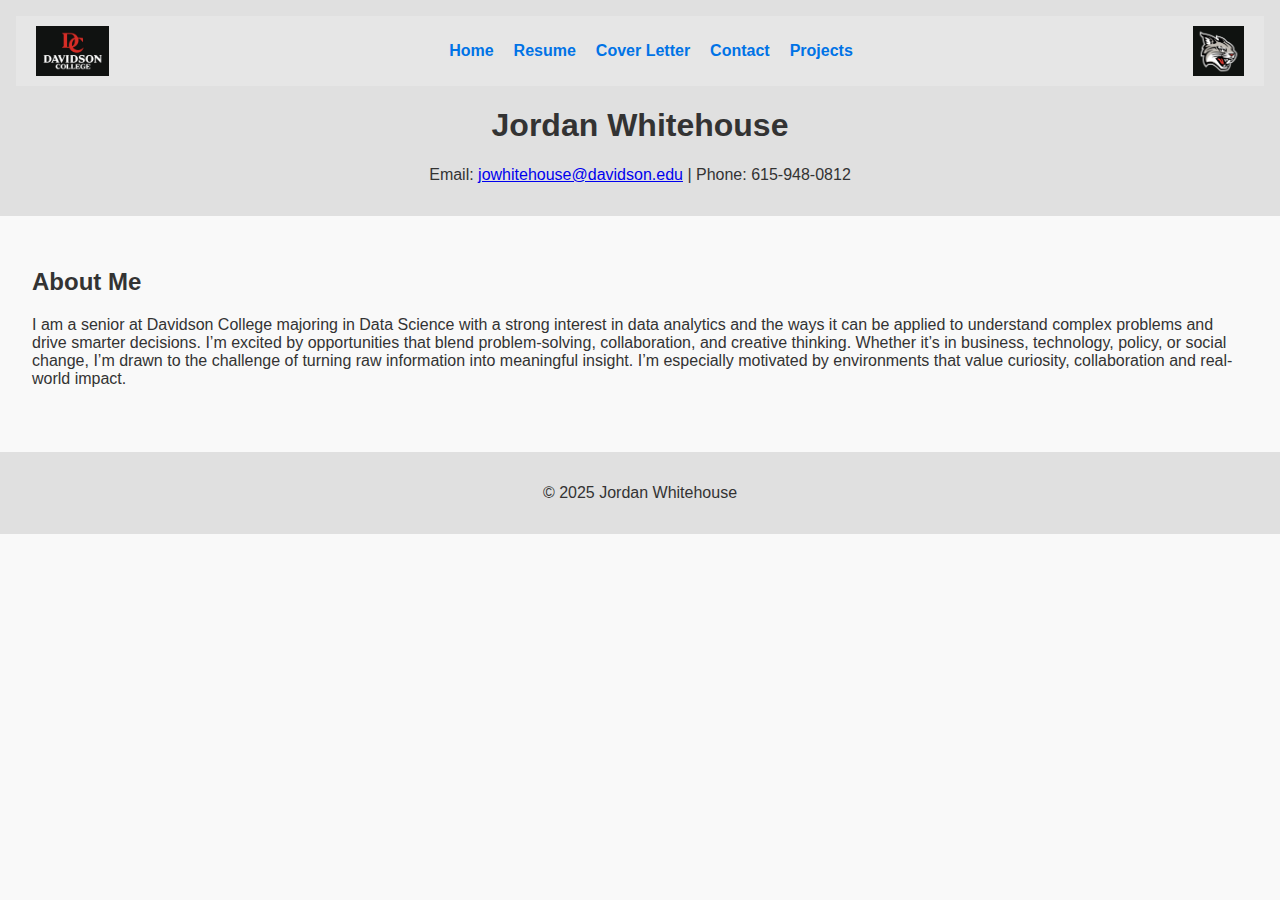
<file: index.html>
<!DOCTYPE html>
<html lang="en">
<head>
  <meta charset="UTF-8">
  <meta name="viewport" content="width=device-width, initial-scale=1.0">
  <title>Jordan Whitehouse Portfolio</title>
  <link rel="stylesheet" href="style.css">
  <style>
    .nav-logo {
      height: 50px;
    }
    .nav-container {
      display: flex;
      justify-content: space-between;
      align-items: center;
      background-color: #e6e6e6;
      padding: 10px 20px;
    }
    .nav-links ul {
      list-style: none;
      display: flex;
      gap: 20px;
      margin: 0;
      padding: 0;
    }
    .nav-links a {
      text-decoration: none;
      color: #0073e6;
      font-weight: bold;
    }
  </style>
</head>
<body>
  <header>
    <div class="nav-container">
      <img src="assets/davidsonlogo.png" alt="Davidson College Logo Left" class="nav-logo">
      <div class="nav-links">
        <ul>
          <li><a href="index.html">Home</a></li>
          <li><a href="resume.html">Resume</a></li>
          <li><a href="coverletter.html">Cover Letter</a></li>
          <li><a href="contact.html">Contact</a></li>
          <li><a href="projects.html">Projects</a></li>
        </ul>
      </div>
      <img src="assets/davidsonmascotlogo.png" alt="Davidson College Logo Right" class="nav-logo">
    </div>
    <h1 style="text-align:center;">Jordan Whitehouse</h1>
    <p style="text-align:center;">Email: <a href="mailto:jowhitehouse@davidson.edu">jowhitehouse@davidson.edu</a> | Phone: 615-948-0812</p>
  </header>

  <main>
    <section id="about">
      <h2>About Me</h2>
      <p>I am a senior at Davidson College majoring in Data Science with a strong interest in data analytics and the ways it can be applied to understand complex problems and drive smarter decisions. I’m excited by opportunities that blend problem-solving, collaboration, and creative thinking. Whether it’s in business, technology, policy, or social change, I’m drawn to the challenge of turning raw information into meaningful insight. I’m especially motivated by environments that value curiosity, collaboration and real-world impact.</p>
    </section>
  </main>

  <footer>
    <p>&copy; 2025 Jordan Whitehouse</p>
  </footer>
</body>
</html>
</file>
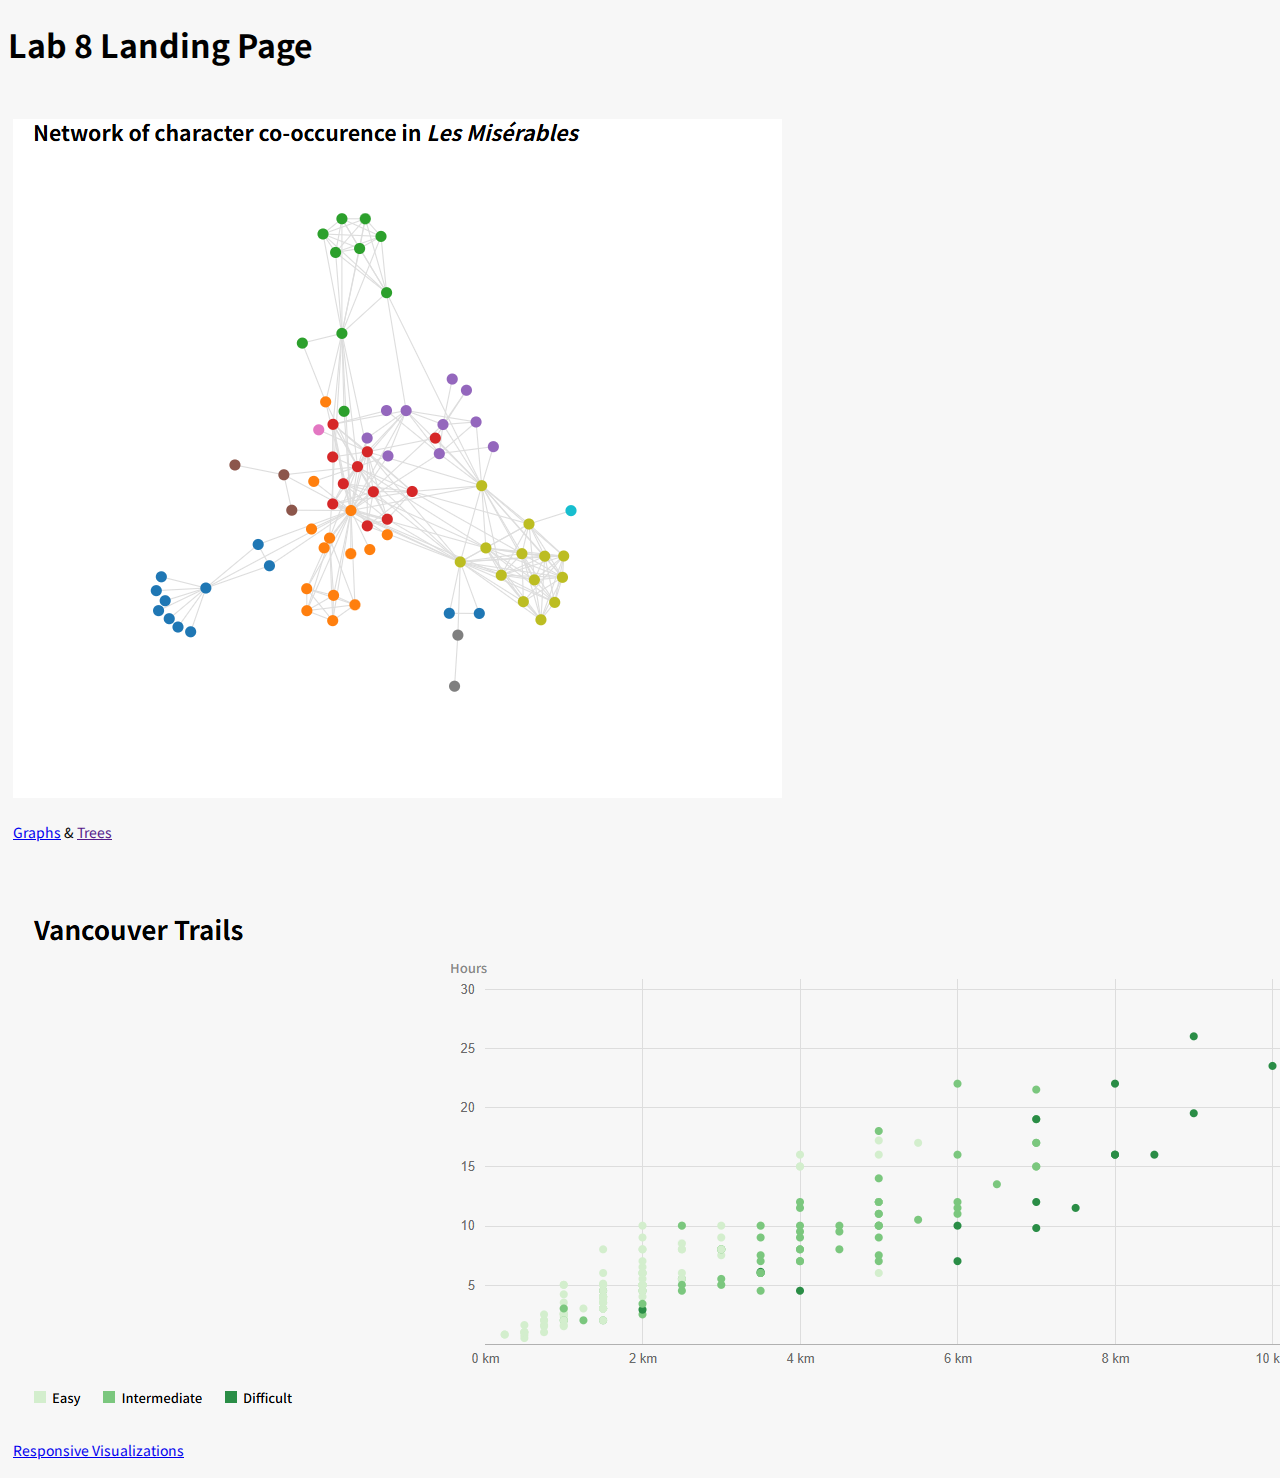
<file: lab-8-advanced-topics-jowhiteh22/index.html>
<!DOCTYPE html>
<html lang="en">
<head>
    <meta charset="UTF-8">
    <meta name="viewport" content="width=device-width, initial-scale=1.0">
    <title>Lab 8</title>
    <link rel="stylesheet" href="css/style.css">
    <link href="https://fonts.googleapis.com/css2?family=Noto+Sans+JP:wght@400;500;700&display=swap" rel="stylesheet">
</head>
<body>
    <h1>Lab 8 Landing Page</h1>
    <style type="text/css">
        </style>
        <table class="tg">
        <thead>
          <tr>
            <th class="tg-0pky"><br><img src=
              "images/graphs.png" alt="This is a force-directed graph layout of a small network of character co-ccurences in Les Misérables." width="769" height="679"></th>
            <th class="tg-0pky"><br><img src="images/scrollytelling.png" alt="A scrollable data visualization on assignments we have completed in CSC362: Data Visualization." width="1528" height="553"></th>
          </tr>
        </thead>
        <tbody>
          <tr>
            <td class="tg-0pky"><a href="graphs/index.html">Graphs</a> & <a href="">Trees</a></td>
            <td class="tg-0pky"><a href="scrollytelling/index.html">Scrollytelling</a></td>
          </tr>
          <tr>
            <td class="tg-0lax"></td>
            <td class="tg-0lax"></td>
          </tr>
          <tr>
            <td class="tg-0pky"><br><img src="images/responsive.png" alt="A responsive scatterplot visualization of the Vancouver trails data adapted for web and mobile layouts." width="1444" height="514"></td>
            <td class="tg-0pky"><br><img src="images/annotations.png" alt="A line graph of Apple stock prices from 1997 to 2003 with annotations highlighting key events such as the iMac release, iPod release, and stock split." width="1444" height="514"></td>
          </tr>
          <tr>
            <td class="tg-0pky"><a href="responsive/index.html">Responsive Visualizations</a></td>
            <td class="tg-0pky"><a href="annotations/index.html">Annotations</a></td>
          </tr>
        </tbody>
        </table>
</body>
</html>
</file>
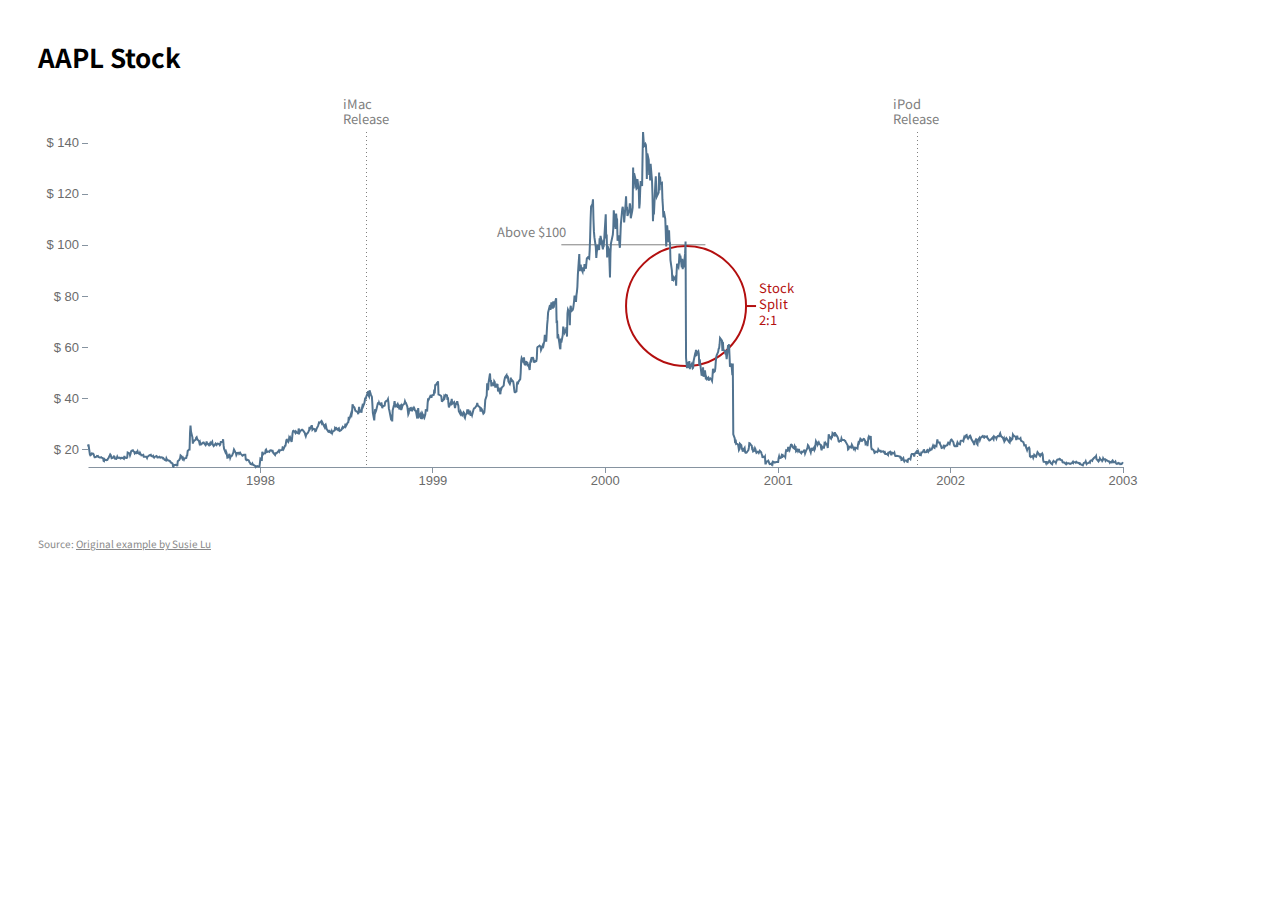
<file: lab-8-advanced-topics-jowhiteh22/annotations/index.html>
<!DOCTYPE html>
<html>
<head>
    <title>D3 Annotated Line Chart</title>
    <link rel="icon" href="data:;base64,iVBORwOKGO=" />
    <link rel="stylesheet" href="css/style.css">
    <link href="https://fonts.googleapis.com/css2?family=Noto+Sans+JP:wght@500;700&display=swap" rel="stylesheet">
</head>
<body> 
    <h1>AAPL Stock</h1>

    <svg id="chart"></svg>

    <div class="source">
        Source: <a href="https://bl.ocks.org/susielu/23dc3082669ee026c552b85081d90976">Original example by Susie Lu</a>
    </div>
    
    <script src="../js/d3.v6.min.js"></script>
    <script src="js/d3-annotation.min.js"></script>
    <script src="js/linechart.js"></script>
    <script src="js/main.js"></script>
</body>
</html>
</file>
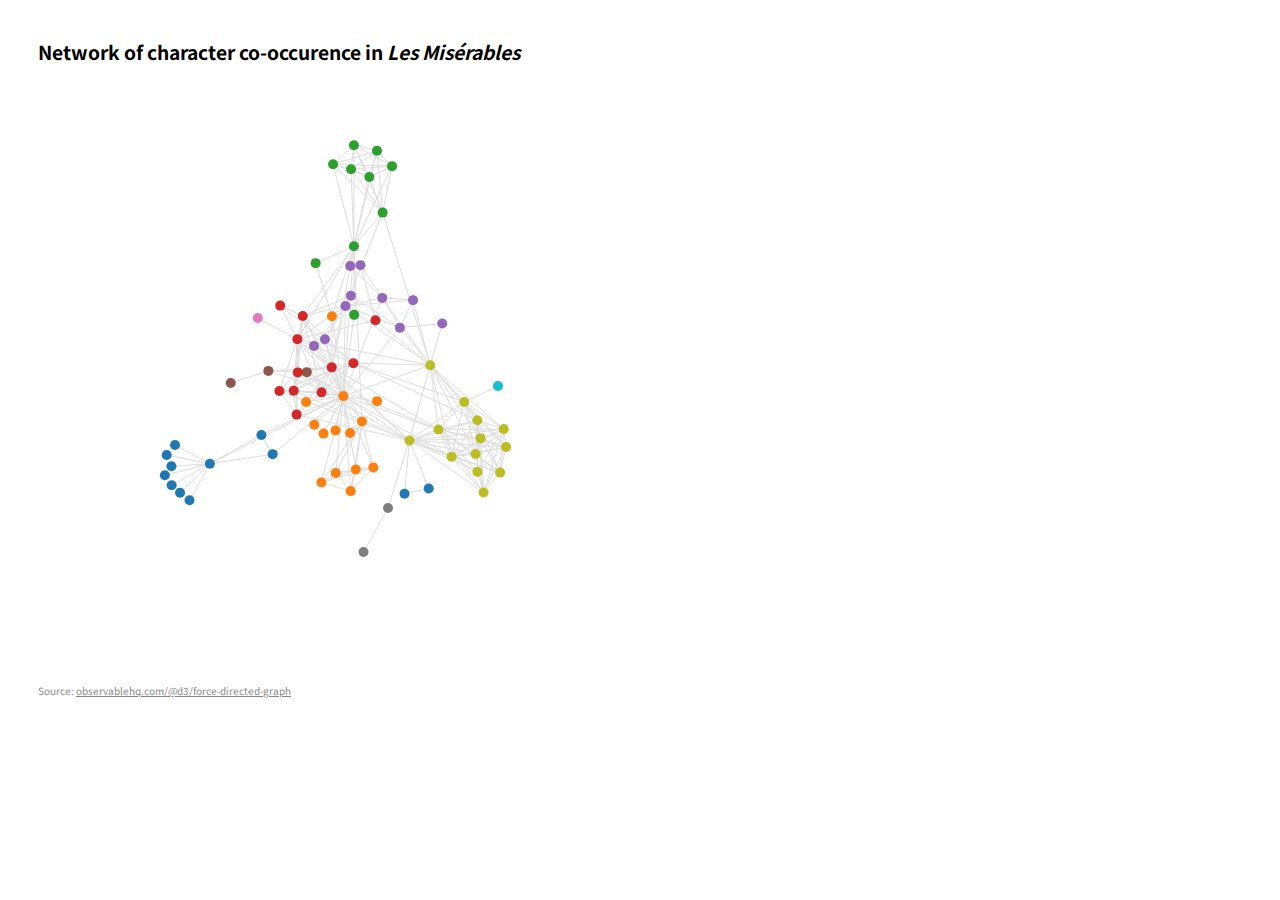
<file: lab-8-advanced-topics-jowhiteh22/graphs/index.html>
<!DOCTYPE html>
<html lang="en">
<head>
    <meta charset="UTF-8">
    <meta name="viewport" content="width=device-width, initial-scale=1.0">
    <title>Graphs and Trees</title>
    <link rel="stylesheet" href="css/style.css">
    <meta charset="UTF-8">
    <link href="https://fonts.googleapis.com/css2?family=Noto+Sans+JP:wght@500;700&display=swap" rel="stylesheet">

</head>
<body>
    <h1>Network of character co-occurence in <i>Les Misérables</i></h1>

    <div id="force-directed-graph"></div>
    <div id="name"></div>
    <div class="source">
        Source: <a href="https://observablehq.com/@d3/force-directed-graph">observablehq.com/@d3/force-directed-graph</a>
    </div>

    <script src="../js/d3.v6.min.js"></script>
    <script src="js/forceDirectedGraph.js"></script>
    <script src="js/main.js"></script>
</body>
</html>
</file>
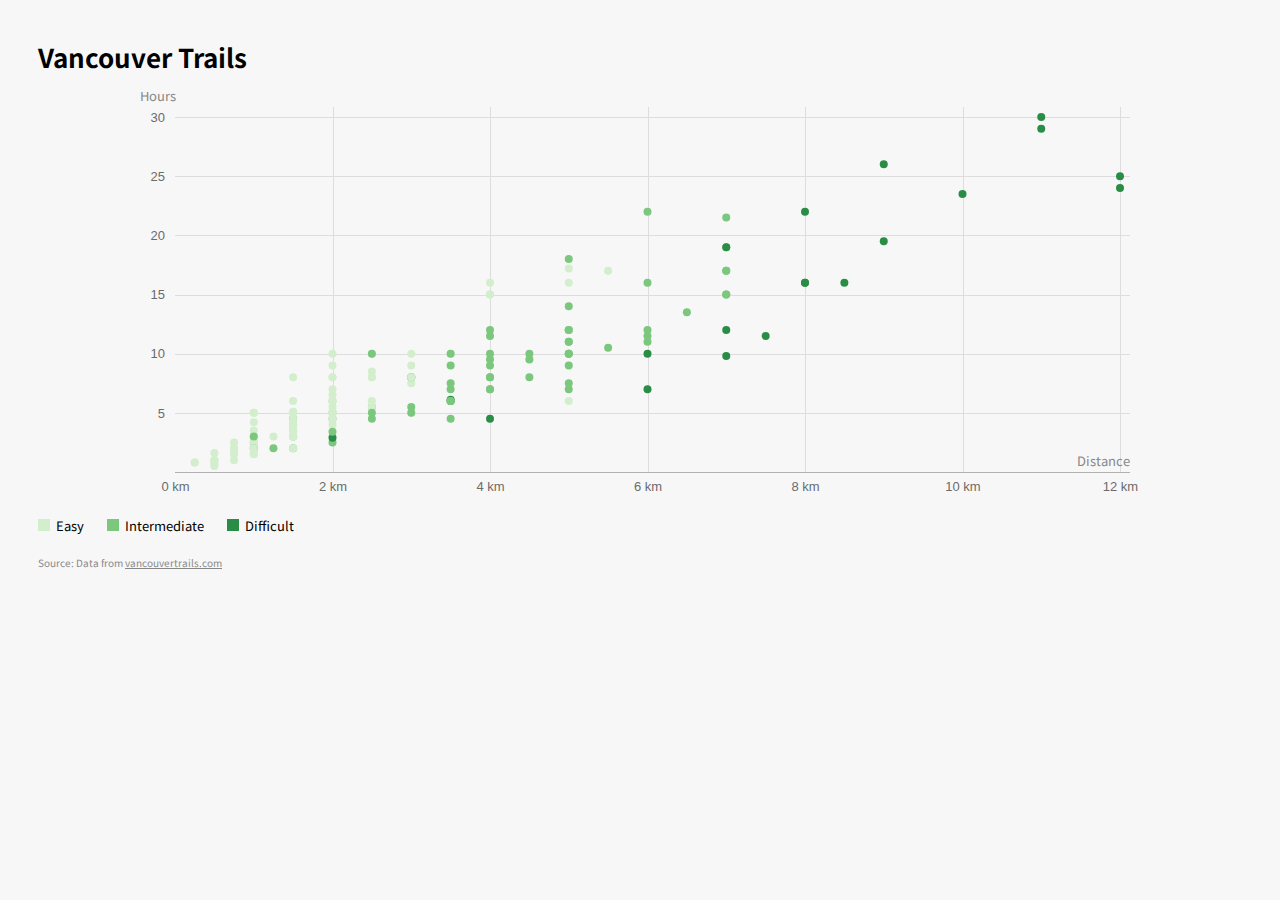
<file: lab-8-advanced-topics-jowhiteh22/responsive/index.html>
<!DOCTYPE html>
<html>
<head>
    <title>D3 Responsive Scatter Plot</title>
    <link rel="icon" href="data:;base64,iVBORwOKGO=" />
    <link rel="stylesheet" href="css/style.css">
    <link href="https://fonts.googleapis.com/css2?family=Noto+Sans+JP:wght@500;700&display=swap" rel="stylesheet">
</head>
<body> 
    <h1>Vancouver Trails</h1>
    
    <div id="scatterplot"></div>

    <ul class="legend">
        <li class="legend-btn" data-difficulty="Easy"><span class="legend-symbol"></span> Easy</li>
        <li class="legend-btn" data-difficulty="Intermediate"><span class="legend-symbol"></span> Intermediate</li>
        <li class="legend-btn" data-difficulty="Difficult"><span class="legend-symbol"></span> Difficult</li>
    </ul>

    <div class="source">
        Source: Data from <a href="https://vancouvertrails.com/trails/">vancouvertrails.com</a>
    </div>

    <div id="tooltip"></div>
    
    <script src="../js/d3.v6.min.js"></script>
    <script src="js/scatterplot.js"></script>
    <script src="js/main.js"></script>
</body>
</html>
</file>
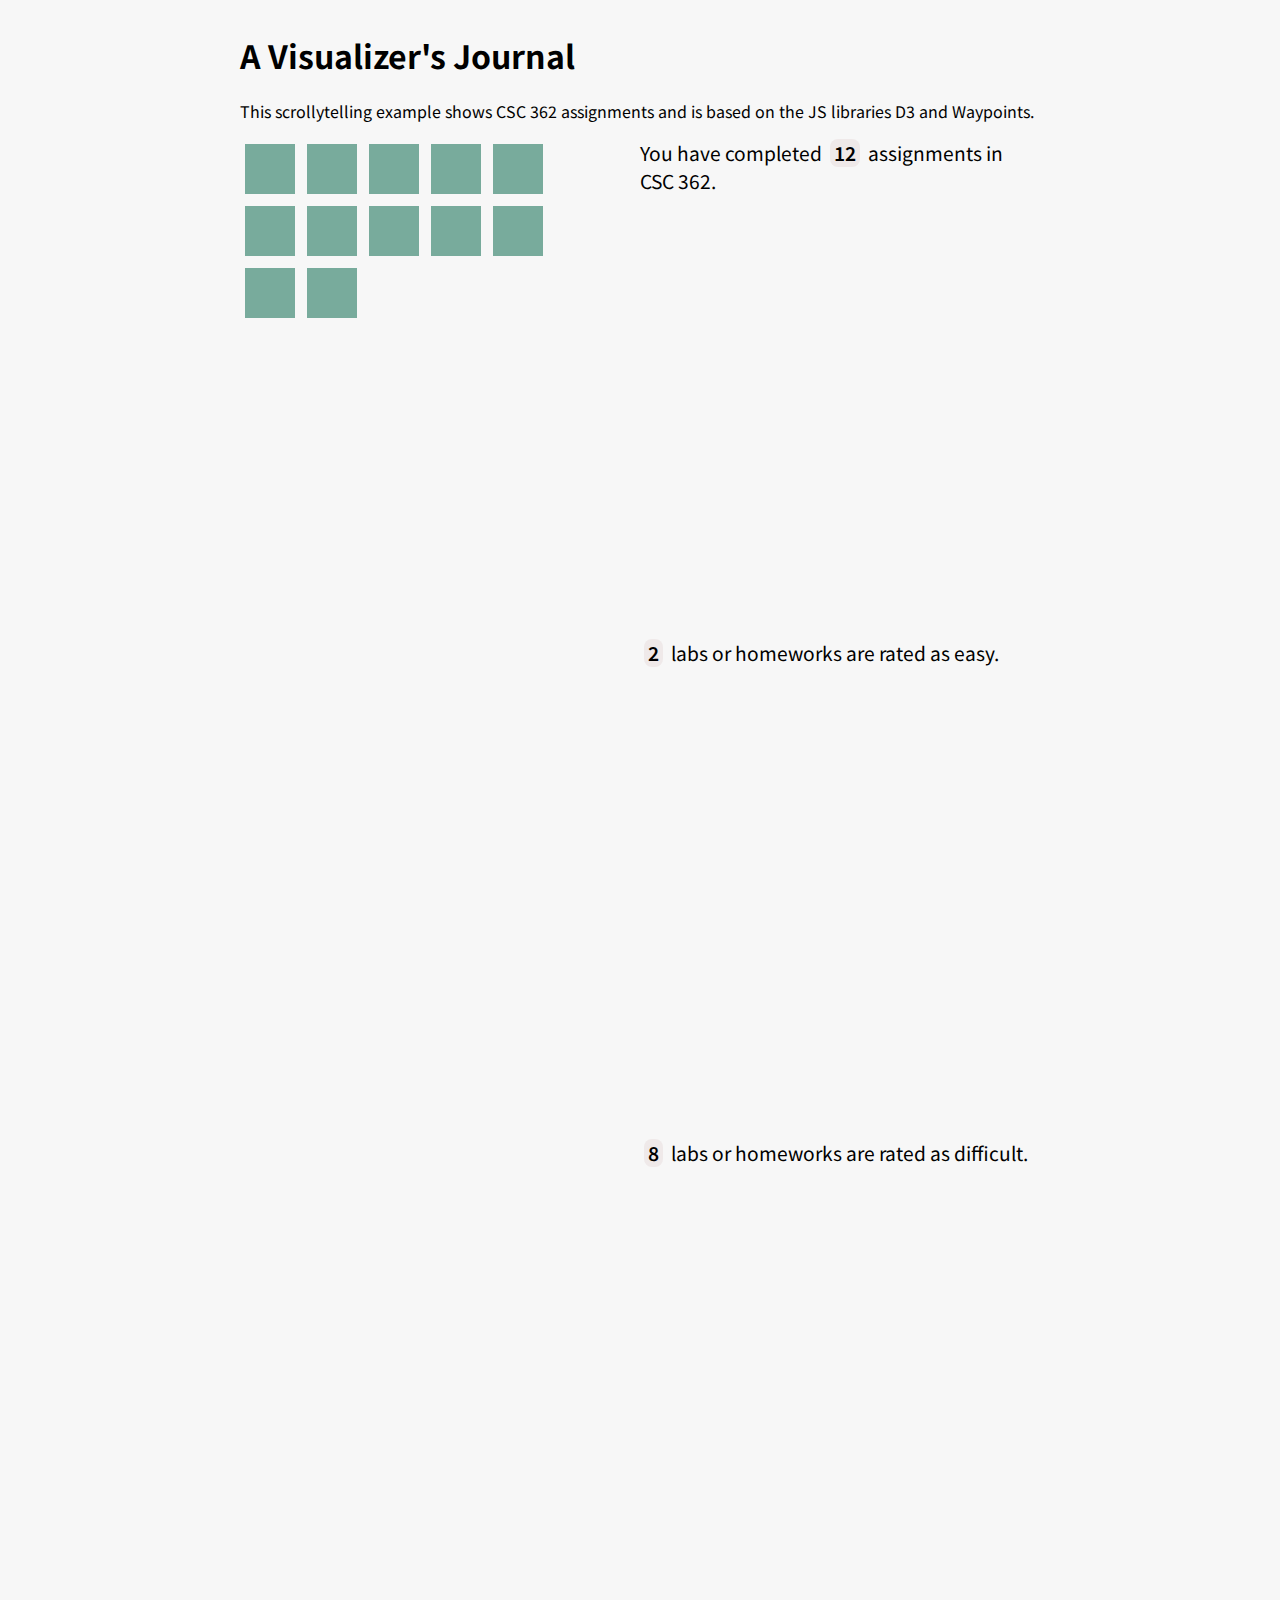
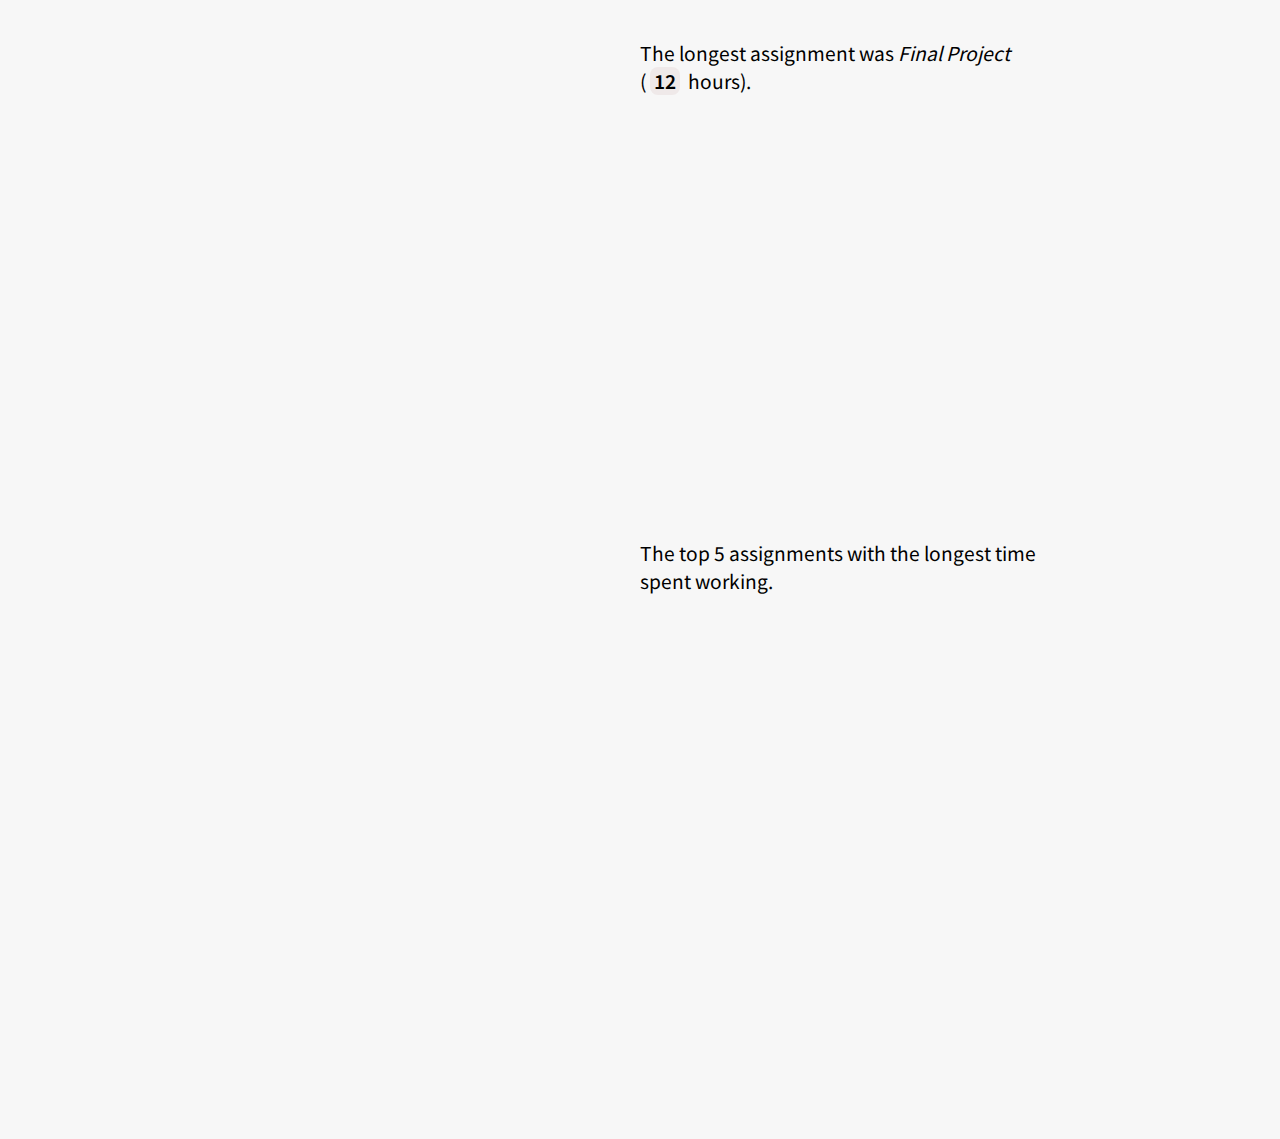
<file: lab-8-advanced-topics-jowhiteh22/scrollytelling/index.html>
<!DOCTYPE html>
<html>
<head>
    <title>Scrollytelling using D3 and Waypoints</title>
    <link rel="icon" href="data:;base64,iVBORwOKGO=" />
    <link rel="stylesheet" href="css/style.css">
    <link href="https://fonts.googleapis.com/css2?family=Noto+Sans+JP:wght@400;500;700&display=swap" rel="stylesheet">
</head>
<body> 
    <div class="page">
        <h1>A Visualizer's Journal</h1>

        <p>This scrollytelling example shows CSC 362 assignments and is based on the JS libraries D3 and Waypoints.</p>

        <div class="container">
            <div id="vis"></div>
            <div id="prose">
                <div class="step" id="step0">You have completed <span class="count" id="assignments-count"></span> assignments in CSC 362.</div>
                <div class="step" id="step1"><span class="count" id="easy-assignments-count"></span> labs or homeworks are rated as easy.</div>
                <div class="step" id="step2"><span class="count" id="difficult-assignments-count"></span> labs or homeworks are rated as difficult.</div>
                <div class="step" id="step3">The longest assignment was <i><span id="max-time-assignment"></span></i><br>(<span class="count" id="max-time"></span> hours).</div>
                <div class="step" id="step4">The top 5 assignments with the longest time spent working.</div>
            </div>
        </div>
    </div>


    <script src="../js/d3.v6.min.js"></script>
    <script src="js/noframework.waypoints.min.js"></script>
    <script src="js/scrollerVis.js"></script>
    <script src="js/main.js"></script>
</body>
</html>
</file>
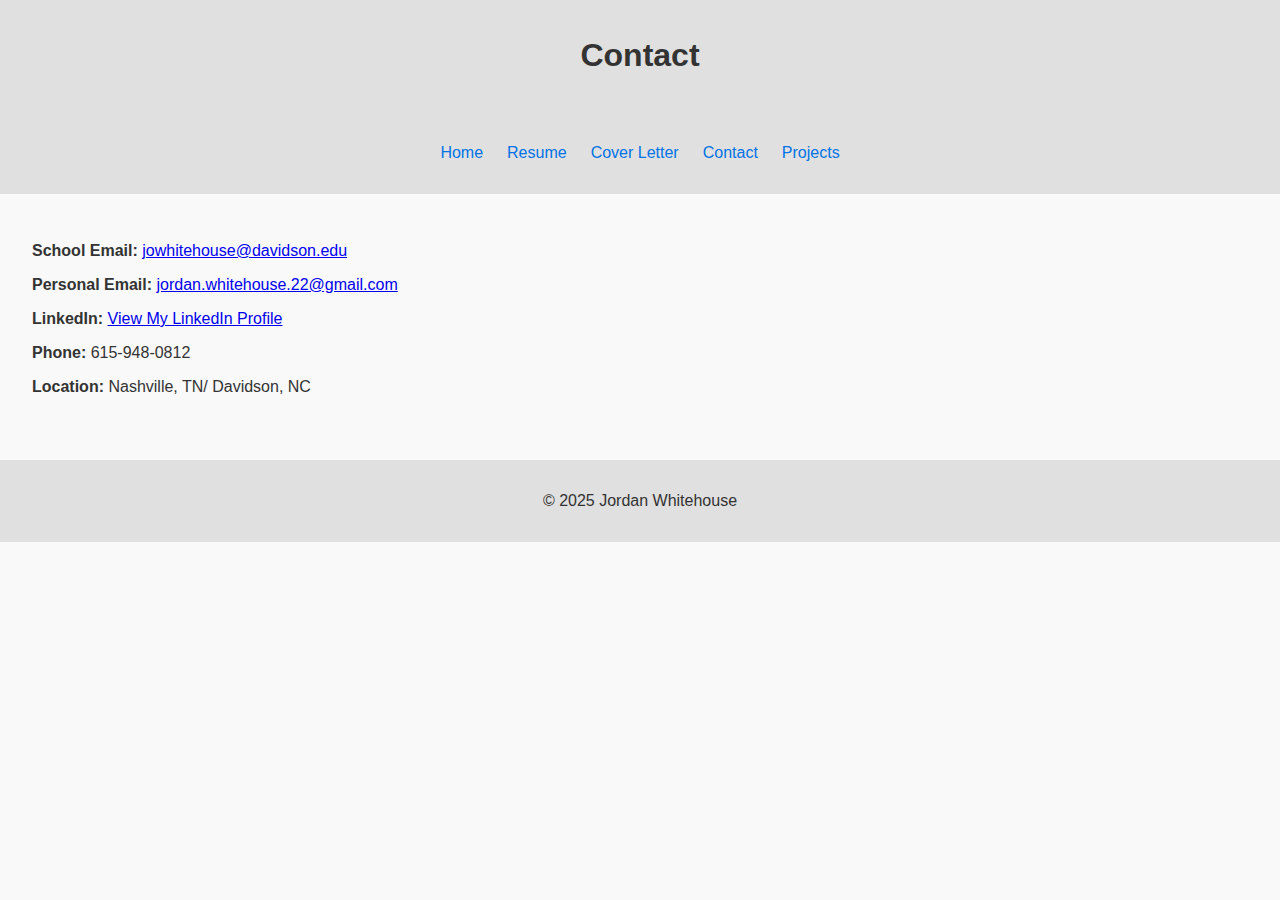
<file: contact.html>
<!DOCTYPE html>
<html lang="en">
<head>
  <meta charset="UTF-8">
  <meta name="viewport" content="width=device-width, initial-scale=1.0">
  <title>Contact - Jordan Whitehouse</title>
  <link rel="stylesheet" href="style.css">
</head>
<body>
  <header>
    <h1>Contact</h1>
  </header>
  <nav>
    <ul>
      <li><a href="index.html">Home</a></li>
      <li><a href="resume.html">Resume</a></li>
      <li><a href="coverletter.html">Cover Letter</a></li>
      <li><a href="contact.html">Contact</a></li>
      <li><a href="projects.html">Projects</a></li>
    </ul>
  </nav>
  <main>
    <section>
      <p><strong>School Email:</strong> <a href="mailto:jowhitehouse@davidson.edu">jowhitehouse@davidson.edu</a></p>
      <p><strong>Personal Email:</strong> <a href="mailto:jordan.whitehouse.22@gmail.com">jordan.whitehouse.22@gmail.com</a></p>
      <p><strong>LinkedIn:</strong> <a href="https://www.linkedin.com/in/jordan-whitehouse-1159b0343/" class="link-button" target="_blank">View My LinkedIn Profile</a>
      <p><strong>Phone:</strong> 615-948-0812</p>
      <p><strong>Location:</strong> Nashville, TN/ Davidson, NC</p>
    </section>
  </main>
  <footer>
    <p>&copy; 2025 Jordan Whitehouse</p>
  </footer>
</body>
</html>
</file>
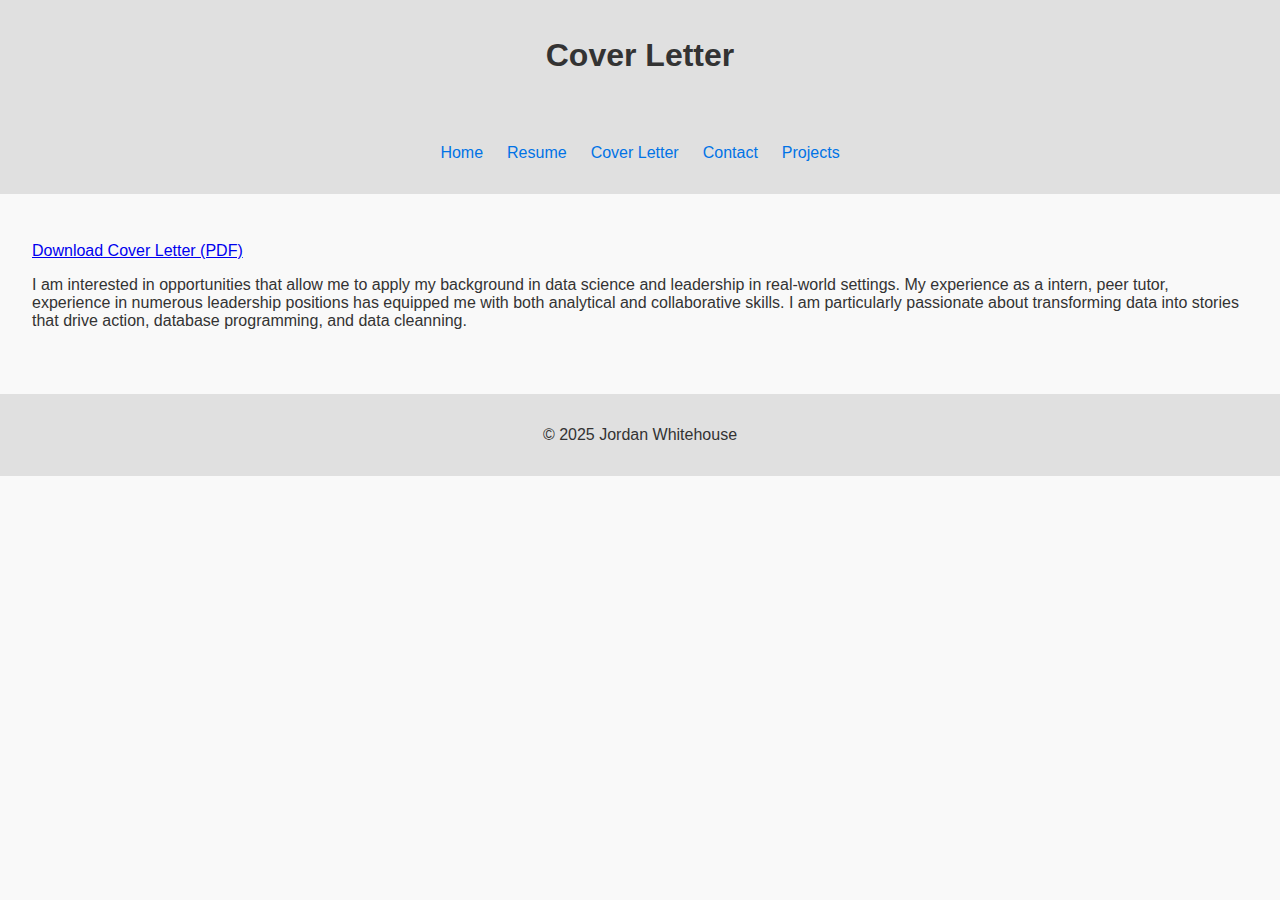
<file: coverletter.html>
<!DOCTYPE html>
<html lang="en">
<head>
  <meta charset="UTF-8">
  <meta name="viewport" content="width=device-width, initial-scale=1.0">
  <title>Cover Letter - Jordan Whitehouse</title>
  <link rel="stylesheet" href="style.css">
</head>
<body>
  <header>
    <h1>Cover Letter</h1>
  </header>
  <nav>
    <ul>
      <li><a href="index.html">Home</a></li>
      <li><a href="resume.html">Resume</a></li>
      <li><a href="coverletter.html">Cover Letter</a></li>
      <li><a href="contact.html">Contact</a></li>
      <li><a href="projects.html">Projects</a></li>
    </ul>
  </nav>
  <main>
    <section>
      <p><a href="assets/General Cover Letter.pdf" download>Download Cover Letter (PDF)</a></p>
      <p>I am interested in opportunities that allow me to apply my background in data science and leadership in real-world settings. My experience as a intern, peer tutor,  experience in numerous leadership positions has equipped me with both analytical and collaborative skills. I am particularly passionate about transforming data into stories that drive action, database programming, and data cleanning.</p>
    </section>
  </main>
  <footer>
    <p>&copy; 2025 Jordan Whitehouse</p>
  </footer>
</body>
</html>
</file>
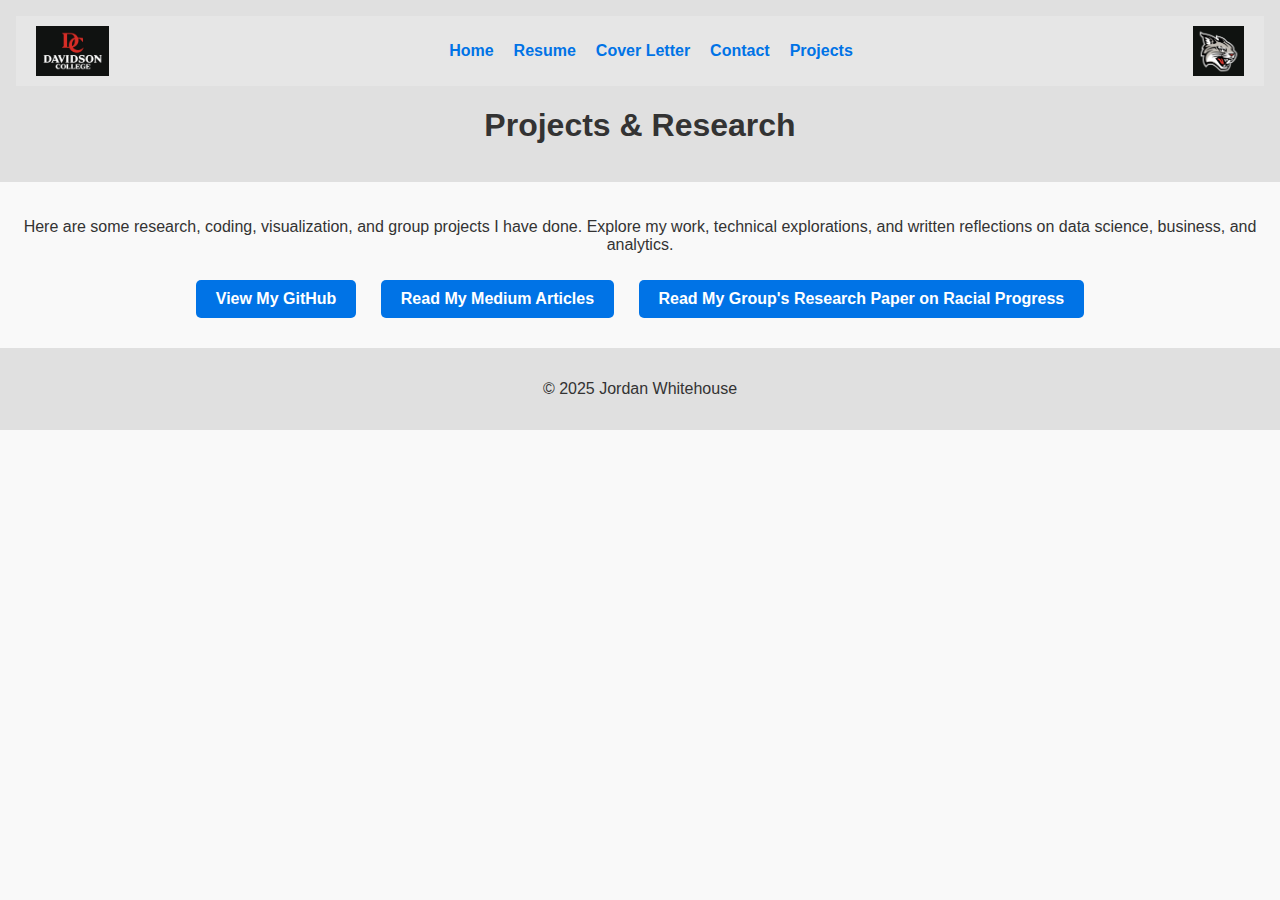
<file: projects.html>
<!DOCTYPE html>
<html lang="en">
<head>
  <meta charset="UTF-8">
  <meta name="viewport" content="width=device-width, initial-scale=1.0">
  <title>Projects – Jordan Whitehouse</title>
  <link rel="stylesheet" href="style.css">
  <style>
    .nav-logo {
      height: 50px;
    }
    .nav-container {
      display: flex;
      justify-content: space-between;
      align-items: center;
      background-color: #e6e6e6;
      padding: 10px 20px;
    }
    .nav-links ul {
      list-style: none;
      display: flex;
      gap: 20px;
      margin: 0;
      padding: 0;
    }
    .nav-links a {
      text-decoration: none;
      color: #0073e6;
      font-weight: bold;
    }
    main {
      padding: 20px;
      text-align: center;
    }
    a.link-button {
      display: inline-block;
      margin: 10px;
      padding: 10px 20px;
      background-color: #0073e6;
      color: white;
      border-radius: 5px;
      text-decoration: none;
      font-weight: bold;
    }
    a.link-button:hover {
      background-color: #005bb5;
    }
  </style>
</head>
<body>
  <header>
    <div class="nav-container">
      <img src="assets/davidsonlogo.png" alt="Davidson College Logo Left" class="nav-logo">
      <div class="nav-links">
        <ul>
          <li><a href="index.html">Home</a></li>
          <li><a href="resume.html">Resume</a></li>
          <li><a href="cover-letter.html">Cover Letter</a></li>
          <li><a href="contact.html">Contact</a></li>
          <li><a href="projects.html">Projects</a></li>
        </ul>
      </div>
      <img src="assets/davidsonmascotlogo.png" alt="Davidson College Logo Right" class="nav-logo">
    </div>
    <h1 style="text-align:center;">Projects & Research</h1>
  </header>

  <main>
    <p>Here are some research, coding, visualization, and group projects I have done. Explore my work, technical explorations, and written reflections on data science, business, and analytics.</p>

    <div>
      <a href="https://github.com/jowhiteh22" class="link-button" target="_blank">View My GitHub</a>
      <a href="https://medium.com/@jordan.whitehouse.22" class="link-button" target="_blank">Read My Medium Articles</a>
      <a href="assets/IO DEI Racial Progress - Final Manuscript.pdf" class="link-button" target="_blank">Read My Group's Research Paper on Racial Progress</a>
    </div>
  </main>

  <footer>
    <p>&copy; 2025 Jordan Whitehouse</p>
  </footer>
</body>
</html>
</file>
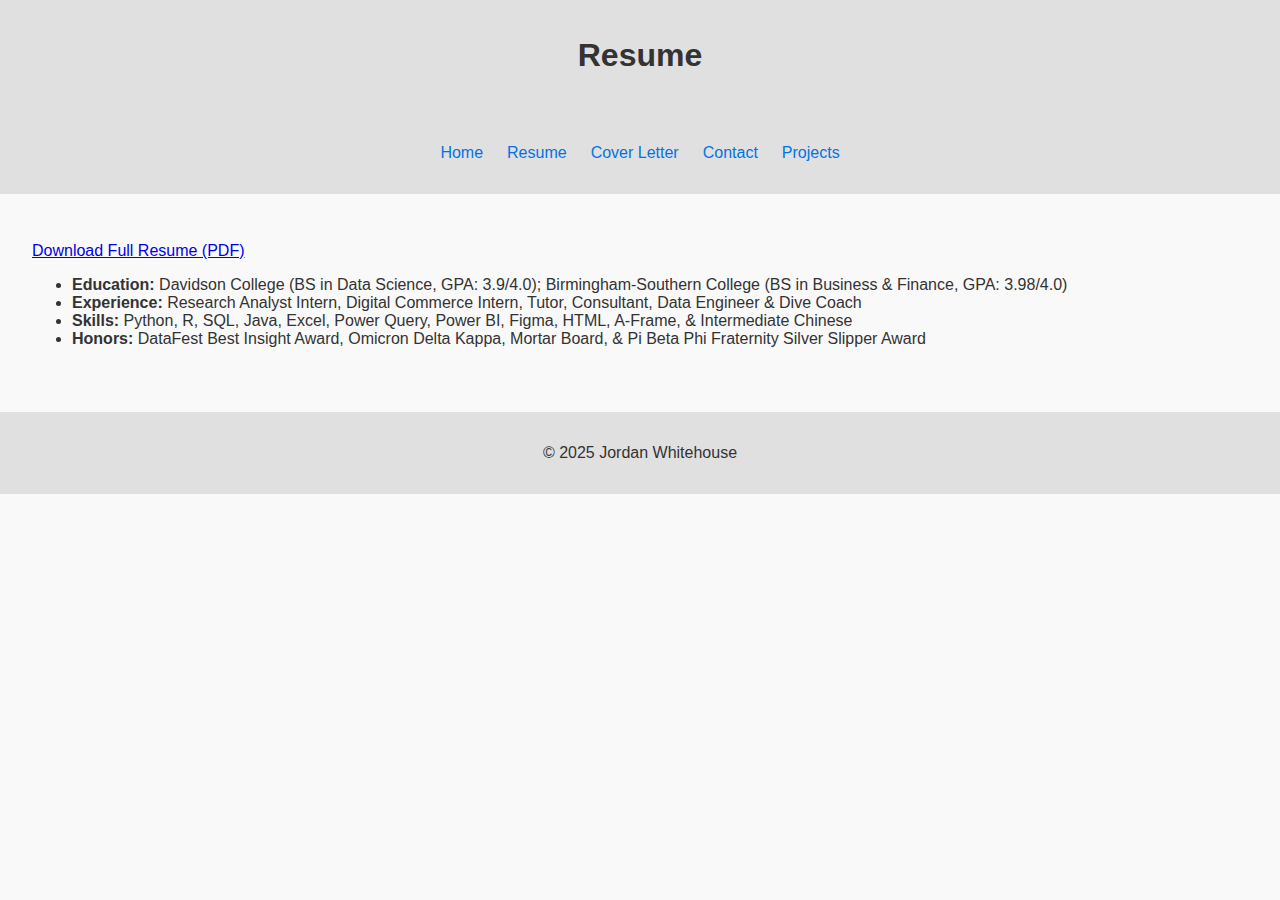
<file: resume.html>
<!DOCTYPE html>
<html lang="en">
<head>
  <meta charset="UTF-8">
  <meta name="viewport" content="width=device-width, initial-scale=1.0">
  <title>Resume - Jordan Whitehouse</title>
  <link rel="stylesheet" href="style.css">
</head>
<body>
  <header>
    <h1>Resume</h1>
  </header>
  <nav>
    <ul>
      <li><a href="index.html">Home</a></li>
      <li><a href="resume.html">Resume</a></li>
      <li><a href="coverletter.html">Cover Letter</a></li>
      <li><a href="contact.html">Contact</a></li>
      <li><a href="projects.html">Projects</a></li>
    </ul>
  </nav>
  <main>
    <section>
      <p><a href="assets/Jordan Whitehouse Resume.pdf" download>Download Full Resume (PDF)</a></p>
      <ul>
        <li><strong>Education:</strong> Davidson College (BS in Data Science, GPA: 3.9/4.0); Birmingham-Southern College (BS in Business & Finance, GPA: 3.98/4.0)</li>
        <li><strong>Experience:</strong> Research Analyst Intern, Digital Commerce Intern, Tutor, Consultant, Data Engineer & Dive Coach </li>
        <li><strong>Skills:</strong> Python, R, SQL, Java, Excel, Power Query, Power BI, Figma, HTML, A-Frame, & Intermediate Chinese</li>
        <li><strong>Honors:</strong> DataFest Best Insight Award, Omicron Delta Kappa, Mortar Board, & Pi Beta Phi Fraternity Silver Slipper Award</li>
      </ul>
    </section>
  </main>
  <footer>
    <p>&copy; 2025 Jordan Whitehouse</p>
  </footer>
</body>
</html>
</file>
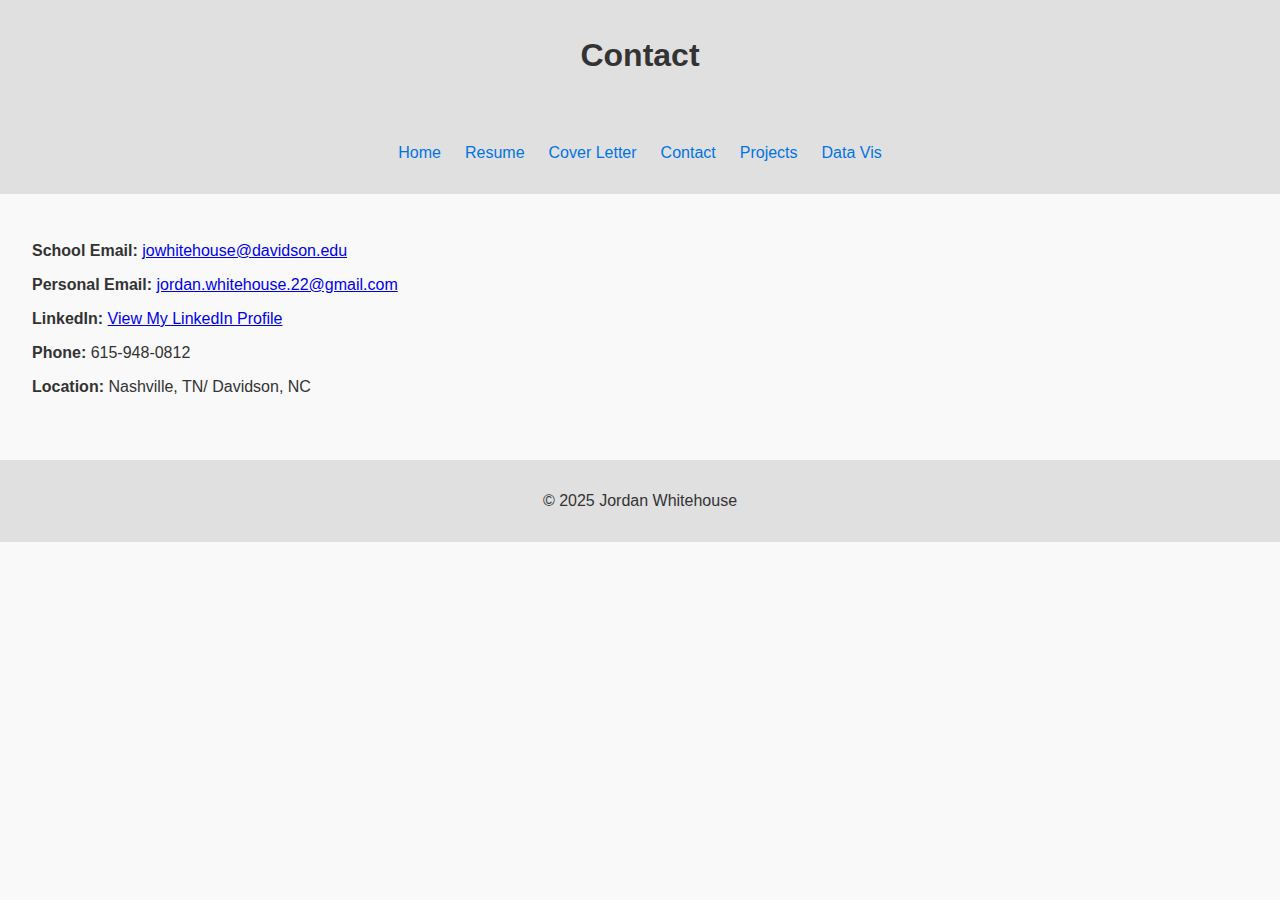
<file: tabs/contact.html>
<!DOCTYPE html>
<html lang="en">
<head>
  <meta charset="UTF-8">
  <meta name="viewport" content="width=device-width, initial-scale=1.0">
  <title>Contact - Jordan Whitehouse</title>
  <link rel="stylesheet" href="../css/style.css">
</head>
<body>
  <header>
    <h1>Contact</h1>
  </header>
  <nav>
    <ul>
      <li><a href="../index.html">Home</a></li>
      <li><a href="resume.html">Resume</a></li>
      <li><a href="coverletter.html">Cover Letter</a></li>
      <li><a href="contact.html">Contact</a></li>
      <li><a href="projects.html">Projects</a></li>
      <li><a href="../lab-8-advanced-topics-jowhiteh22/responsive/index.html">Data Vis</a></li>
    </ul>
  </nav>
  <main>
    <section>
      <p><strong>School Email:</strong> <a href="mailto:jowhitehouse@davidson.edu">jowhitehouse@davidson.edu</a></p>
      <p><strong>Personal Email:</strong> <a href="mailto:jordan.whitehouse.22@gmail.com">jordan.whitehouse.22@gmail.com</a></p>
      <p><strong>LinkedIn:</strong> <a href="https://www.linkedin.com/in/jordan-w-1159b0343/" class="link-button" target="_blank">View My LinkedIn Profile</a>
      <p><strong>Phone:</strong> 615-948-0812</p>
      <p><strong>Location:</strong> Nashville, TN/ Davidson, NC</p>
    </section>
  </main>
  <footer>
    <p>&copy; 2025 Jordan Whitehouse</p>
  </footer>
</body>
</html>
</file>
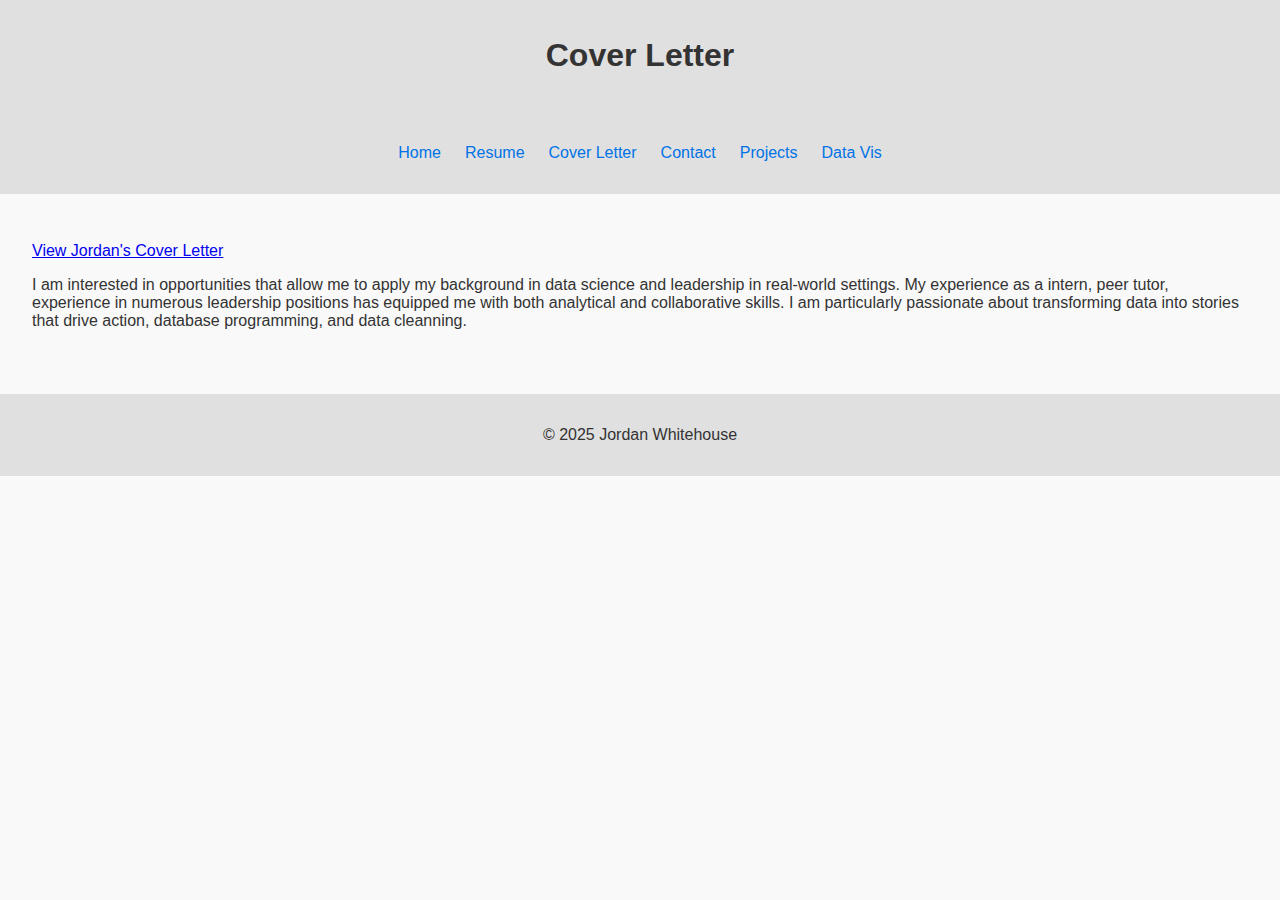
<file: tabs/coverletter.html>
<!DOCTYPE html>
<html lang="en">
<head>
  <meta charset="UTF-8">
  <meta name="viewport" content="width=device-width, initial-scale=1.0">
  <title>Cover Letter - Jordan Whitehouse</title>
  <link rel="stylesheet" href="../css/style.css">
</head>
<body>
  <header>
    <h1>Cover Letter</h1>
  </header>
  <nav>
    <ul>
      <li><a href="../index.html">Home</a></li>
      <li><a href="resume.html">Resume</a></li>
      <li><a href="coverletter.html">Cover Letter</a></li>
      <li><a href="contact.html">Contact</a></li>
      <li><a href="projects.html">Projects</a></li>
      <li><a href="../lab-8-advanced-topics-jowhiteh22/responsive/index.html">Data Vis</a></li>
    </ul>
  </nav>
  <main>
    <section>
      <p><a href="../assets/general Cover Letter.pdf" target="_blank">View Jordan's Cover Letter</a></p>
      <p>I am interested in opportunities that allow me to apply my background in data science and leadership in real-world settings. My experience as a intern, peer tutor,  experience in numerous leadership positions has equipped me with both analytical and collaborative skills. I am particularly passionate about transforming data into stories that drive action, database programming, and data cleanning.</p>
    </section>
  </main>
  <footer>
    <p>&copy; 2025 Jordan Whitehouse</p>
  </footer>
</body>
</html>
</file>
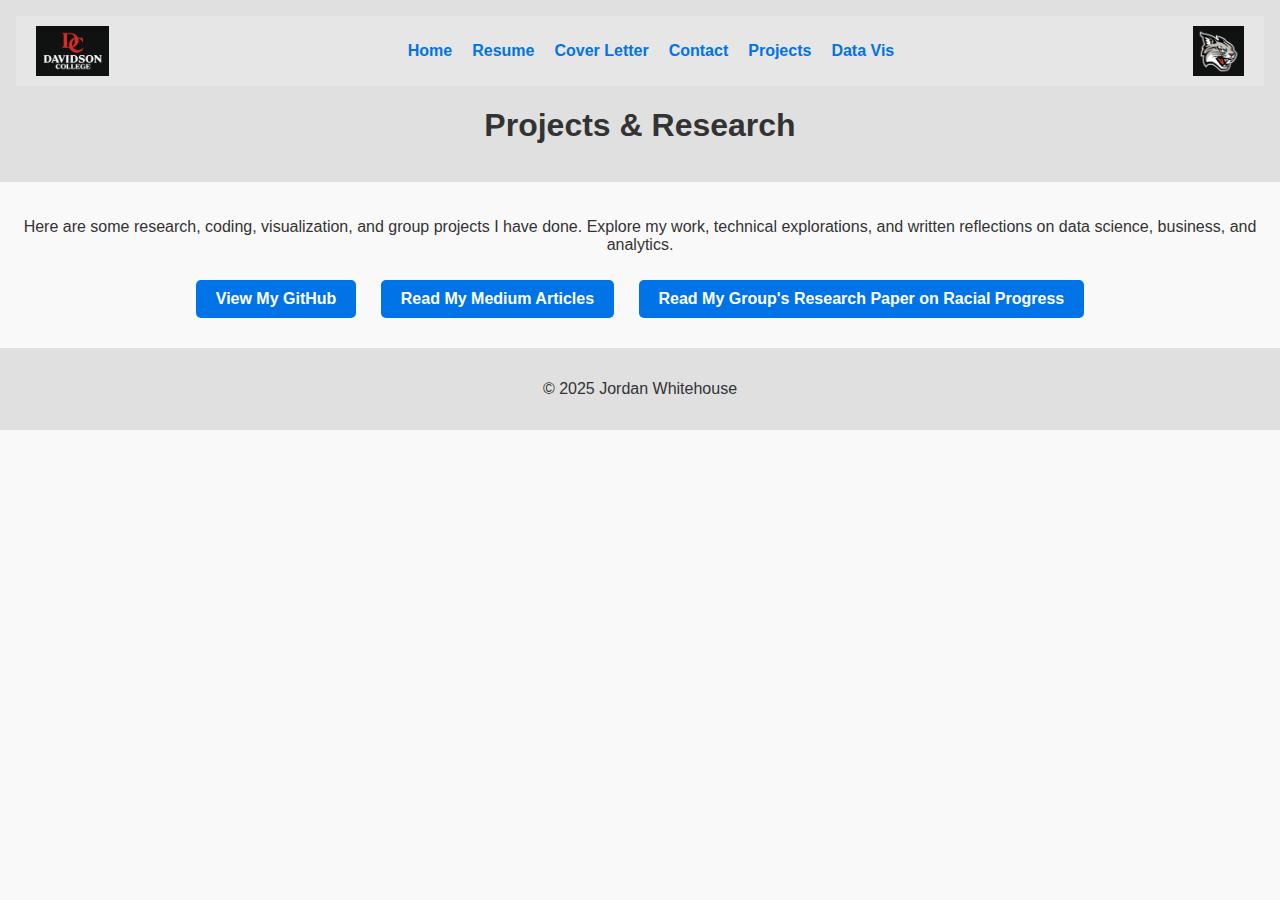
<file: tabs/projects.html>
<!DOCTYPE html>
<html lang="en">
<head>
  <meta charset="UTF-8">
  <meta name="viewport" content="width=device-width, initial-scale=1.0">
  <title>Projects – Jordan Whitehouse</title>
  <link rel="stylesheet" href="../css/style.css">
  <style>
    .nav-logo {
      height: 50px;
    }
    .nav-container {
      display: flex;
      justify-content: space-between;
      align-items: center;
      background-color: #e6e6e6;
      padding: 10px 20px;
    }
    .nav-links ul {
      list-style: none;
      display: flex;
      gap: 20px;
      margin: 0;
      padding: 0;
    }
    .nav-links a {
      text-decoration: none;
      color: #0073e6;
      font-weight: bold;
    }
    main {
      padding: 20px;
      text-align: center;
    }
    a.link-button {
      display: inline-block;
      margin: 10px;
      padding: 10px 20px;
      background-color: #0073e6;
      color: white;
      border-radius: 5px;
      text-decoration: none;
      font-weight: bold;
    }
    a.link-button:hover {
      background-color: #005bb5;
    }
  </style>
</head>
<body>
  <header>
    <div class="nav-container">
      <img src="../assets/davidsonlogo.png" alt="Davidson College Logo Left" class="nav-logo">
      <div class="nav-links">
        <ul>
          <li><a href="../index.html">Home</a></li>
          <li><a href="resume.html">Resume</a></li>
          <li><a href="coverletter.html">Cover Letter</a></li>
          <li><a href="contact.html">Contact</a></li>
          <li><a href="projects.html">Projects</a></li>
          <li><a href="../lab-8-advanced-topics-jowhiteh22/responsive/index.html">Data Vis</a></li>
        </ul>
      </div>
      <img src="../assets/davidsonmascotlogo.png" alt="Davidson College Logo Right" class="nav-logo">
    </div>
    <h1 style="text-align:center;">Projects & Research</h1>
  </header>

  <main>
    <p>Here are some research, coding, visualization, and group projects I have done. Explore my work, technical explorations, and written reflections on data science, business, and analytics.</p>

    <div>
      <a href="https://github.com/jowhiteh22" class="link-button" target="_blank">View My GitHub</a>
      <a href="https://medium.com/@jordan.whitehouse.22" class="link-button" target="_blank">Read My Medium Articles</a>
      <a href="../assets/iO DEI Racial Progress - Final Manuscript.pdf" class="link-button" target="_blank">Read My Group's Research Paper on Racial Progress</a>
    </div>
  </main>

  <footer>
    <p>&copy; 2025 Jordan Whitehouse</p>
  </footer>
</body>
</html>
</file>
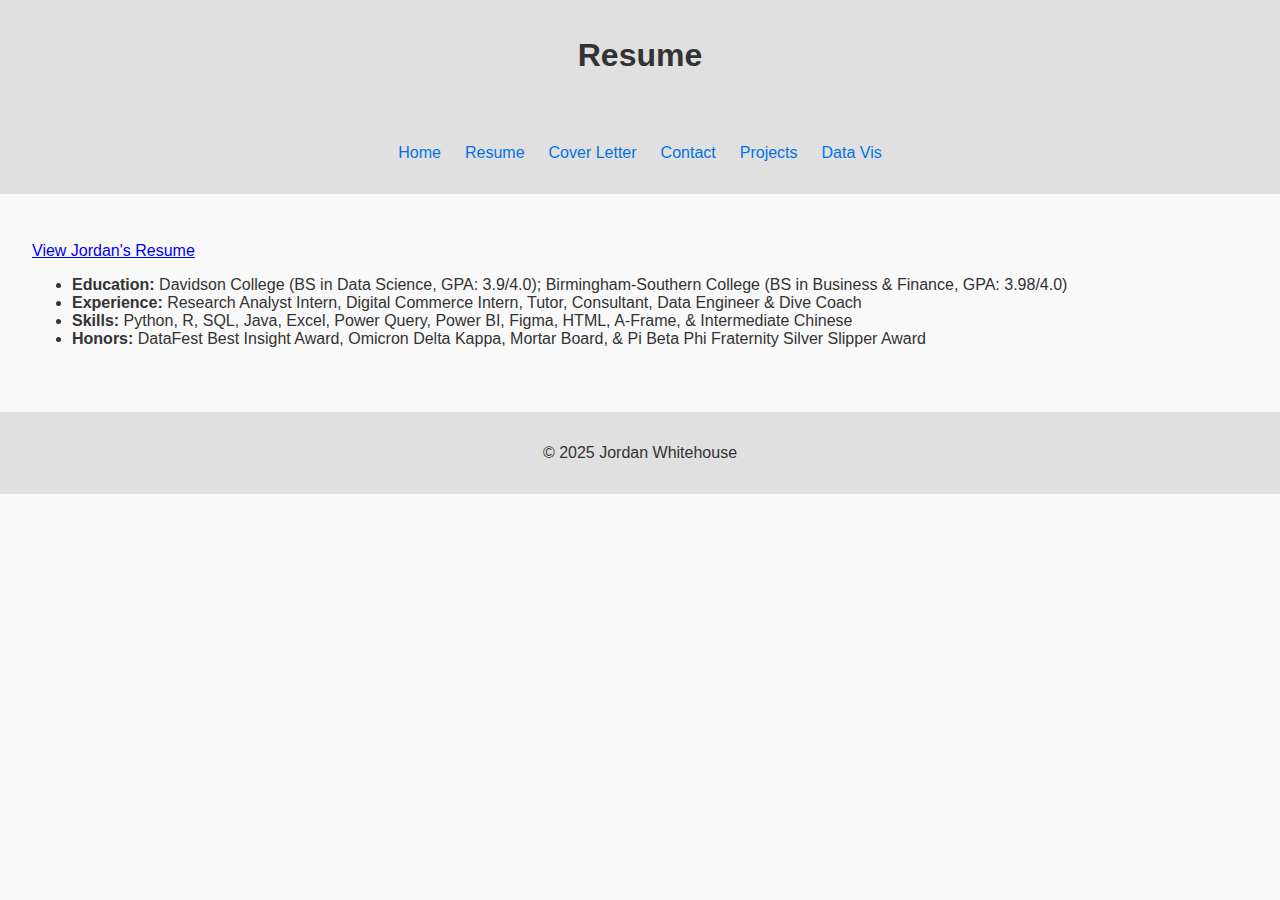
<file: tabs/resume.html>
<!DOCTYPE html>
<html lang="en">
<head>
  <meta charset="UTF-8">
  <meta name="viewport" content="width=device-width, initial-scale=1.0">
  <title>Resume - Jordan Whitehouse</title>
  <link rel="stylesheet" href="../css/style.css">
</head>
<body>
  <header>
    <h1>Resume</h1>
  </header>
  <nav>
    <ul>
      <li><a href="../index.html">Home</a></li>
      <li><a href="resume.html">Resume</a></li>
      <li><a href="coverletter.html">Cover Letter</a></li>
      <li><a href="contact.html">Contact</a></li>
      <li><a href="projects.html">Projects</a></li>
      <li><a href="../lab-8-advanced-topics-jowhiteh22/responsive/index.html">Data Vis</a></li>
    </ul>
  </nav>
  <main>
    <section>
      <p><a href="../assets/jordan Whitehouse Resume.pdf" target="_blank">View Jordan's Resume</a></p>
      <ul>
        <li><strong>Education:</strong> Davidson College (BS in Data Science, GPA: 3.9/4.0); Birmingham-Southern College (BS in Business & Finance, GPA: 3.98/4.0)</li>
        <li><strong>Experience:</strong> Research Analyst Intern, Digital Commerce Intern, Tutor, Consultant, Data Engineer & Dive Coach </li>
        <li><strong>Skills:</strong> Python, R, SQL, Java, Excel, Power Query, Power BI, Figma, HTML, A-Frame, & Intermediate Chinese</li>
        <li><strong>Honors:</strong> DataFest Best Insight Award, Omicron Delta Kappa, Mortar Board, & Pi Beta Phi Fraternity Silver Slipper Award</li>
      </ul>
    </section>
  </main>
  <footer>
    <p>&copy; 2025 Jordan Whitehouse</p>
  </footer>
</body>
</html>
</file>
<file: style.css>
body {
    font-family: Arial, sans-serif;
    margin: 0;
    padding: 0;
    background: #f9f9f9;
    color: #333;
  }
  
  header, nav, footer {
    background-color: #e0e0e0;
    padding: 1rem;
    text-align: center;
  }
  
  nav ul {
    list-style: none;
    display: flex;
    justify-content: center;
    gap: 1.5rem;
    padding: 0;
  }
  
  nav ul li a {
    text-decoration: none;
    color: #0073e6;
  }
  
  main {
    padding: 2rem;
  }
  
  section {
    margin-bottom: 2rem;
  }
</file>
<file: lab-8-advanced-topics-jowhiteh22/css/style.css>
body {
    font-family: 'Noto Sans JP', sans-serif;
    font-size: 16px;
    font-weight: 400;
    background: #f7f7f7;
  }

/* Table styling */
.tg  {
    border-collapse:collapse;
    border-spacing:0;
}

.tg td {
    font-size:14px;
    overflow:hidden;
    padding:10px 5px;
    word-break:normal;
}
.tg th{ 
    font-size:14px;
    font-weight:normal;
    overflow:hidden;
    padding:10px 5px;
    word-break:normal;
}
.tg .tg-0pky{
    border-color:inherit;
    text-align:left;
    vertical-align:top;
}
.tg .tg-sxqf{
    border-color:inherit;
    font-family:inherit;
    text-align:left;
    vertical-align:top;
}
.tg .tg-0lax{
    text-align:left;
    vertical-align:top;
}
</file>
<file: lab-8-advanced-topics-jowhiteh22/annotations/css/style.css>
body {
    font-family: 'Noto Sans JP', sans-serif;
    font-size: 13px;
    padding: 30px;
  }
  
  h1 {
    margin-top: 0;
  }
  
  
  .source {
    margin-top: 40px;
    font-size: 10px;
    color: #888;
  }
  .source a {
    color: #888;
  }
  
  
  /* Axes */
  .axis line {
    fill: none;
    stroke: #8693a0;
    shape-rendering: crispEdges;
  }
  .axis text {
    font-size: 13px;
    fill: #6b6b6b;
  }
  .axis-title {
    font-size: 13px;
    fill: #888;
  }
  .x-axis .domain {
    stroke: #8693a0;
  }
  .y-axis .domain {
    display: none;
  }
  
  .chart-line {
    fill: none;
    stroke: #517390;
    stroke-width: 2px;
  }
  
  /* Annotations */
  .annotation.anomaly path {
    stroke: #b30f0f;
    stroke-width: 2px;
  }
  .annotation.anomaly text {
    fill: #b30f0f;
  }
  .annotation.dashed .subject {
    shape-rendering: crispEdges;
    stroke-dasharray: 1,3;
  }
</file>
<file: lab-8-advanced-topics-jowhiteh22/graphs/css/style.css>
body {
    font-family: 'Noto Sans JP', sans-serif;
    font-size: 13px;
    padding: 30px;
  }
  
  h1 {
    margin-top: 0;
    font-size: 1.2rem;
  }
  
  .source {
    font-size: 10px;
    color: #888;
  }
  .source a {
    color: #888;
  }
  
  line {
    stroke: #ddd;
  }
</file>
<file: lab-8-advanced-topics-jowhiteh22/responsive/css/style.css>
body {
    font-family: 'Noto Sans JP', sans-serif;
    font-size: 13px;
    padding: 30px;
    background: #f7f7f7;
  }
  
  h1 {
    margin-top: 0;
  }
  

  
  .source {
    font-size: 10px;
    color: #888;
  }
  .source a {
    color: #888;
  }
  
  /* Marks */
  .point:hover {
    stroke: #333;
  }
  
  /* Axes */
  .axis line {
    fill: none;
    stroke: #ddd;
    shape-rendering: crispEdges;
  }
  .axis text {
    font-size: 13px;
    fill: #6b6b6b;
  }
  .axis-title {
    font-size: 13px;
    fill: #888;
  }
  .y-axis .tick:first-child line {
    stroke: #b1b1b1;
  }
  .y-axis .tick:first-child text {
    display: none;
  }
  .x-axis .tick:first-child line {
    display: none;
  }
  .axis path {
    display: none;
  }
  
  /* Legend */
  .legend {
    margin: 20px 0;
    list-style: none;
    padding: 0;
  }
  .legend-btn {
    display: inline-block;
    margin: 0 20px 0 0;
    cursor: pointer;
    transition: all ease-in-out 200ms;
  }
  .legend-btn:hover.legend-btn.inactive:hover  {
    opacity: 0.7;
  }
  .legend-btn.inactive {
    opacity: 0.5;
  }
  .legend-symbol {
    width: 12px;
    height: 12px;
    margin-right: 3px;
    display: inline-block;
  }
  .legend-btn[data-difficulty="Easy"] .legend-symbol {
    background: #d3eecd;
  }
  .legend-btn[data-difficulty="Intermediate"] .legend-symbol {
    background: #7bc77e;
  }
  .legend-btn[data-difficulty="Difficult"] .legend-symbol {
    background: #2a8d46;
  }
  
  /* Tooltip */
  #tooltip {
    position: absolute;
    display: none;
    background: #fff;
    box-shadow: 3px 3px 3px 0px rgb(92 92 92 / 0.5);
    border: 1px solid #ddd;
    font-size: 12px;
    font-weight: 500;
    padding: 8px;
    min-width: 160px;
    color: #333;
  }
  .tooltip-title {
    color: #000;
    font-size: 14px;
    font-weight: 600;
  }
  #tooltip ul {
    margin: 5px 0 0 0;
    padding-left: 20px;
  }
   /* Responsiveness */
   #scatterplot {
    max-width: 1000px;
    margin: auto;
   }
</file>
<file: lab-8-advanced-topics-jowhiteh22/scrollytelling/css/style.css>
body {
  font-family: 'Noto Sans JP', sans-serif;
  font-size: 16px;
  font-weight: 400;
  background: #f7f7f7;
}

.page {
  margin: 2rem auto;
  max-width: 50rem;
}

.container {
  position: relative;
  margin-bottom: 100px;
}

#vis {
  position: fixed;
  width: 400px;
}

#prose {
  margin-left: 400px;
}
#prose .step {
  height: 500px;
}

.count {
  padding: 0px 4px;
  background: #efe9e9;
  font-weight: 600;
  border-radius: 8px;
  margin: 0 4px;
}

.step {
  font-size: 1.2rem;
}

.chart-label {
  font-size: .7rem;
}
</file>
<file: css/style.css>
body {
    font-family: Arial, sans-serif;
    margin: 0;
    padding: 0;
    background: #f9f9f9;
    color: #333;
  }
  
  header, nav, footer {
    background-color: #e0e0e0;
    padding: 1rem;
    text-align: center;
  }
  
  nav ul {
    list-style: none;
    display: flex;
    justify-content: center;
    gap: 1.5rem;
    padding: 0;
  }
  
  nav ul li a {
    text-decoration: none;
    color: #0073e6;
  }
  
  main {
    padding: 2rem;
  }
  
  section {
    margin-bottom: 2rem;
  }
</file>
